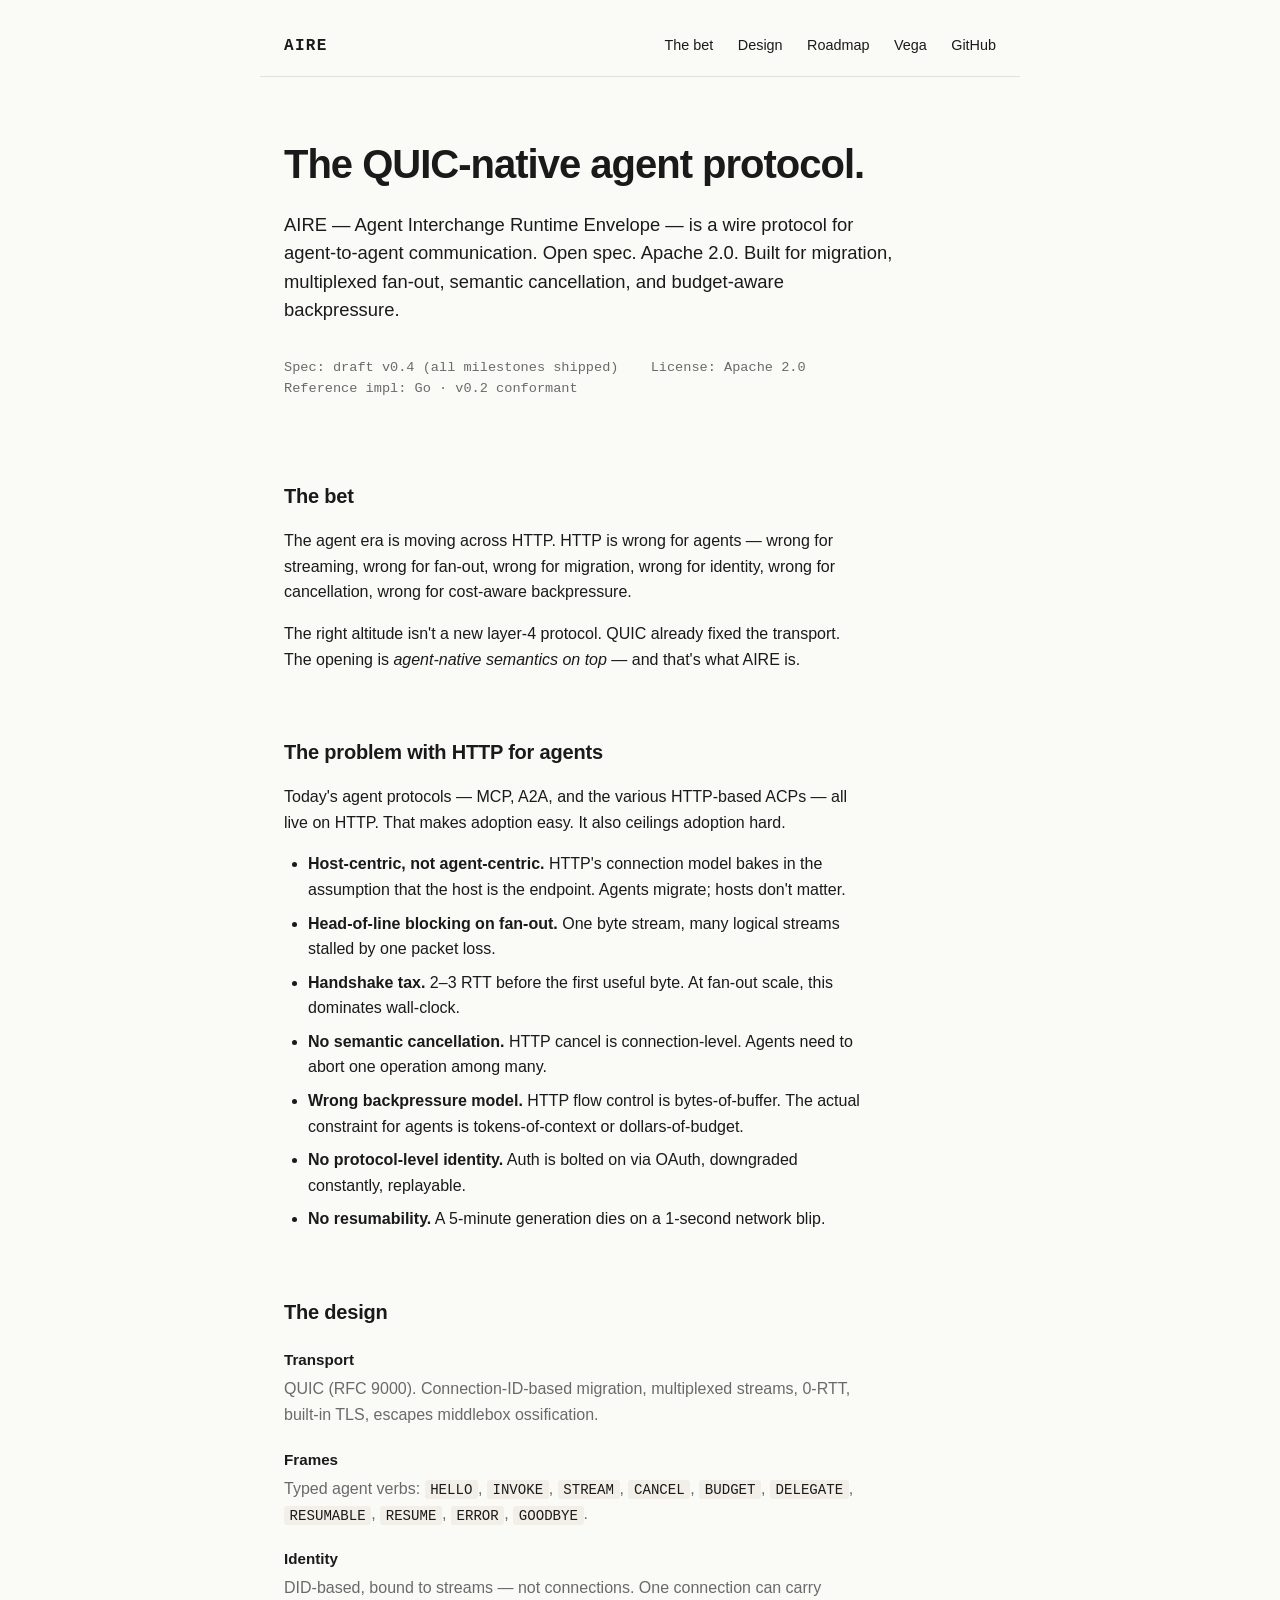
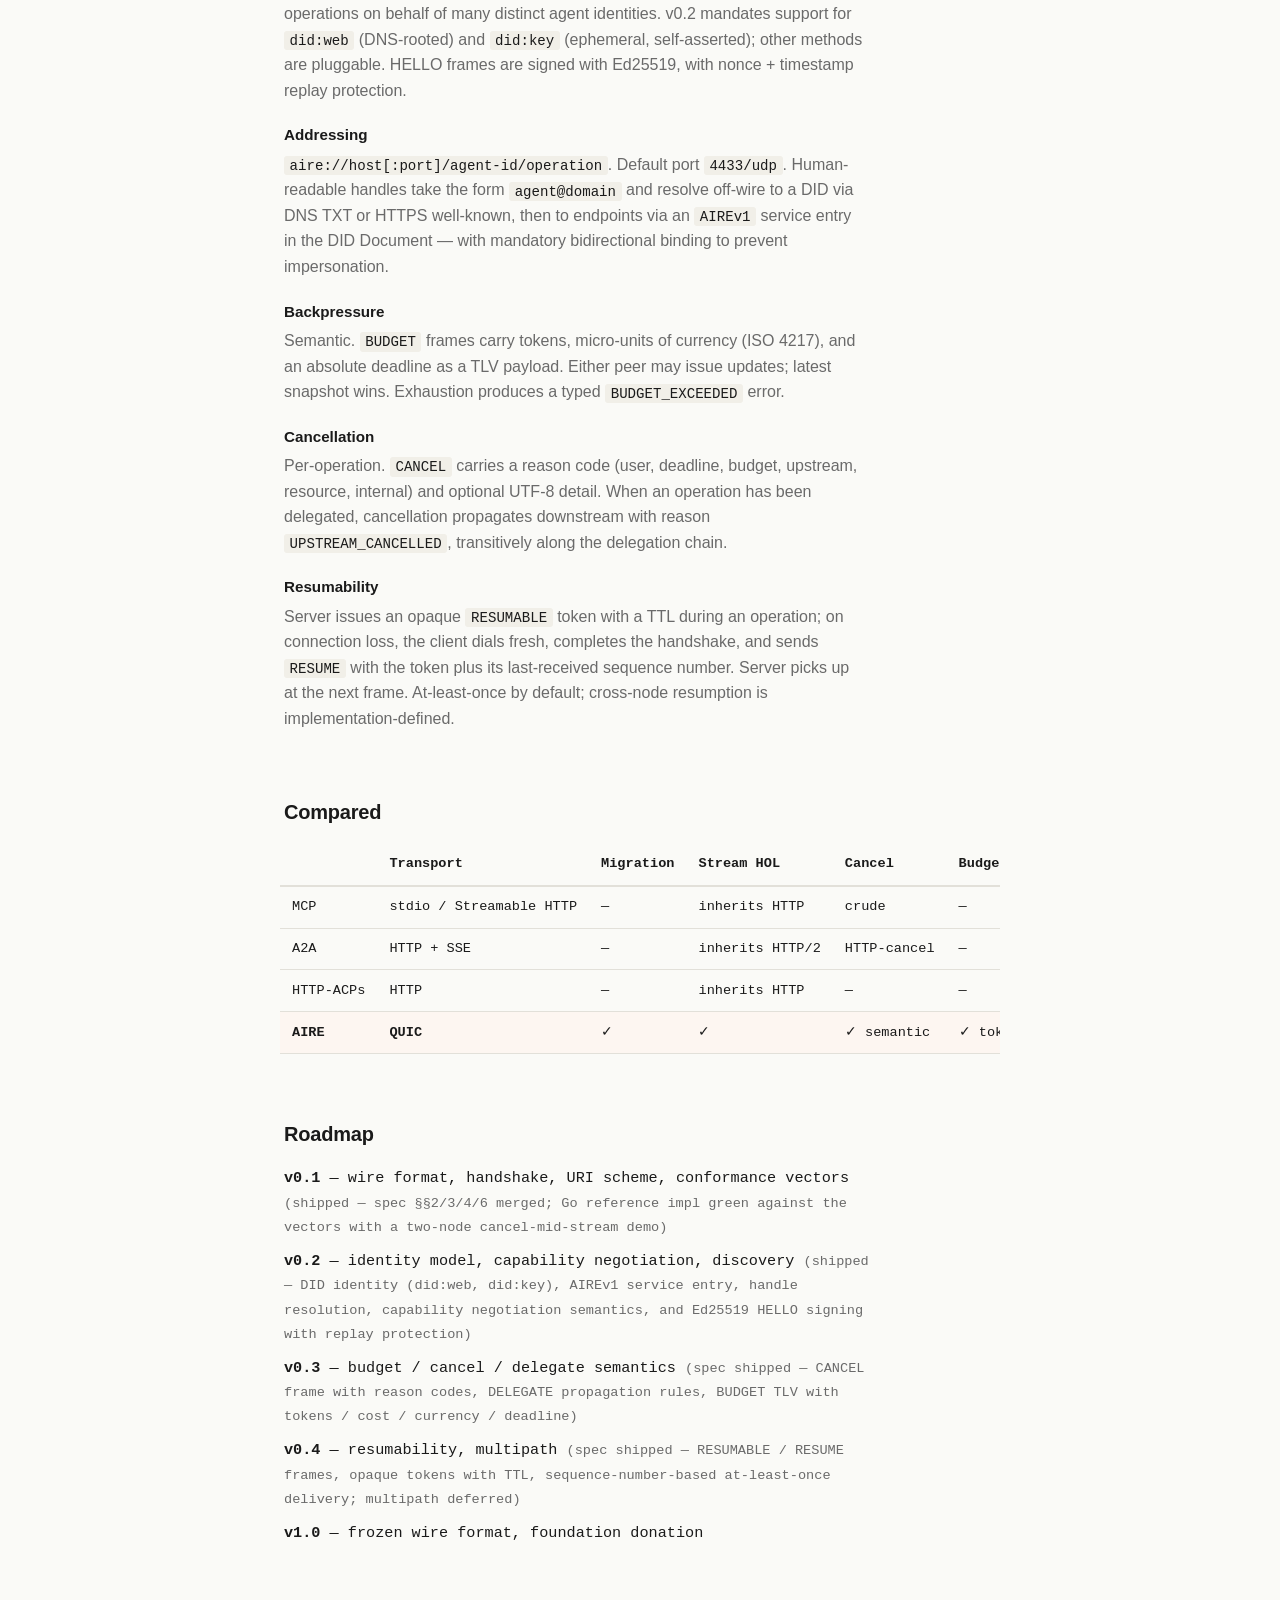
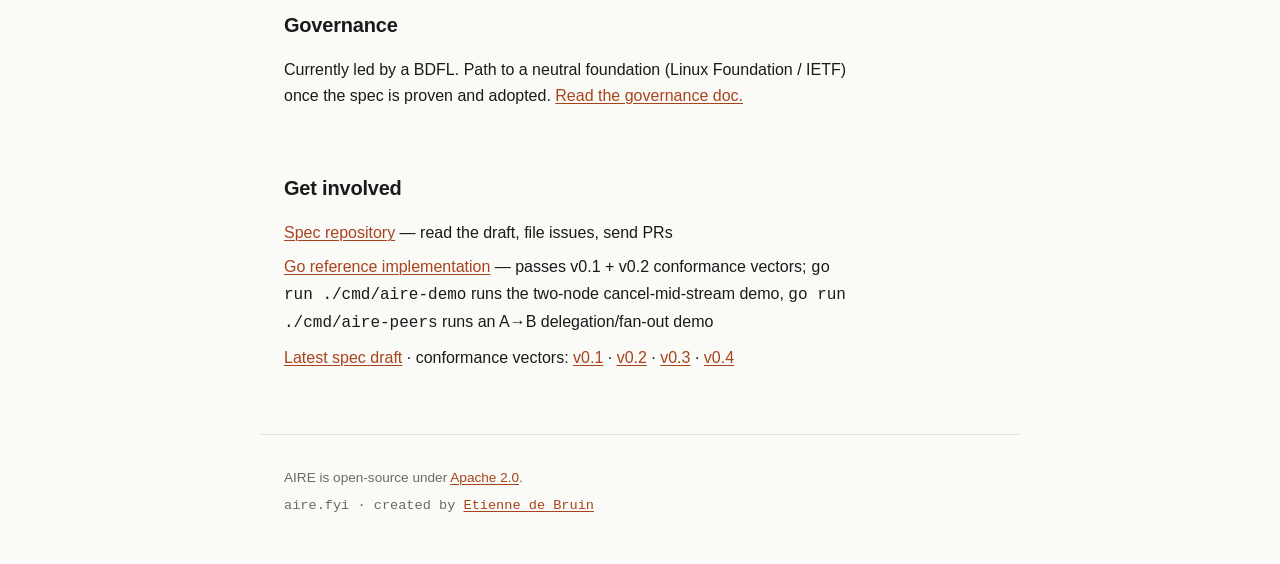
<file: index.html>
<!doctype html>
<html lang="en">
<head>
<meta charset="utf-8">
<meta name="viewport" content="width=device-width, initial-scale=1">
<title>AIRE — the QUIC-native agent protocol</title>
<meta name="description" content="AIRE (Agent Interchange Runtime Envelope) is a QUIC-native protocol for agent-to-agent communication. Open spec. Apache 2.0.">

<meta property="og:type" content="website">
<meta property="og:title" content="AIRE — the QUIC-native agent protocol">
<meta property="og:description" content="A wire protocol for agent-to-agent communication. DID-signed identity, semantic cancellation, token / cost / deadline backpressure, resumable operations, multiplexed fan-out without head-of-line blocking.">
<meta property="og:url" content="https://aire.fyi">
<meta name="twitter:card" content="summary_large_image">
<meta name="twitter:title" content="AIRE — the QUIC-native agent protocol">
<meta name="twitter:description" content="A wire protocol for agent-to-agent communication. DID-signed identity, semantic cancellation, token / cost / deadline backpressure, resumable operations, multiplexed fan-out without head-of-line blocking.">

<link rel="stylesheet" href="style.css">
</head>
<body>

<header>
  <div class="brand"><a href="/">AIRE</a></div>
  <nav>
    <a href="#bet">The bet</a>
    <a href="#design">Design</a>
    <a href="#roadmap">Roadmap</a>
    <a href="vega.html">Vega</a>
    <a href="https://github.com/aire-protocol">GitHub</a>
  </nav>
</header>

<main>

<section class="hero">
  <h1>The QUIC-native agent protocol.</h1>
  <p class="lede">AIRE — Agent Interchange Runtime Envelope — is a wire protocol for agent-to-agent communication. Open spec. Apache 2.0. Built for migration, multiplexed fan-out, semantic cancellation, and budget-aware backpressure.</p>
  <div class="meta">
    <span>Spec: draft v0.4 (all milestones shipped)</span>
    <span>License: Apache 2.0</span>
    <span>Reference impl: Go · v0.2 conformant</span>
  </div>
</section>

<section id="bet">
  <h2>The bet</h2>
  <p>The agent era is moving across HTTP. HTTP is wrong for agents — wrong for streaming, wrong for fan-out, wrong for migration, wrong for identity, wrong for cancellation, wrong for cost-aware backpressure.</p>
  <p>The right altitude isn't a new layer-4 protocol. QUIC already fixed the transport. The opening is <em>agent-native semantics on top</em> — and that's what AIRE is.</p>
</section>

<section id="problem">
  <h2>The problem with HTTP for agents</h2>
  <p>Today's agent protocols — MCP, A2A, and the various HTTP-based ACPs — all live on HTTP. That makes adoption easy. It also ceilings adoption hard.</p>
  <ul>
    <li><strong>Host-centric, not agent-centric.</strong> HTTP's connection model bakes in the assumption that the host is the endpoint. Agents migrate; hosts don't matter.</li>
    <li><strong>Head-of-line blocking on fan-out.</strong> One byte stream, many logical streams stalled by one packet loss.</li>
    <li><strong>Handshake tax.</strong> 2–3 RTT before the first useful byte. At fan-out scale, this dominates wall-clock.</li>
    <li><strong>No semantic cancellation.</strong> HTTP cancel is connection-level. Agents need to abort one operation among many.</li>
    <li><strong>Wrong backpressure model.</strong> HTTP flow control is bytes-of-buffer. The actual constraint for agents is tokens-of-context or dollars-of-budget.</li>
    <li><strong>No protocol-level identity.</strong> Auth is bolted on via OAuth, downgraded constantly, replayable.</li>
    <li><strong>No resumability.</strong> A 5-minute generation dies on a 1-second network blip.</li>
  </ul>
</section>

<section id="design">
  <h2>The design</h2>
  <dl class="design">
    <dt>Transport</dt>
    <dd>QUIC (RFC 9000). Connection-ID-based migration, multiplexed streams, 0-RTT, built-in TLS, escapes middlebox ossification.</dd>

    <dt>Frames</dt>
    <dd>Typed agent verbs: <code>HELLO</code>, <code>INVOKE</code>, <code>STREAM</code>, <code>CANCEL</code>, <code>BUDGET</code>, <code>DELEGATE</code>, <code>RESUMABLE</code>, <code>RESUME</code>, <code>ERROR</code>, <code>GOODBYE</code>.</dd>

    <dt>Identity</dt>
    <dd>DID-based, bound to streams — not connections. One connection can carry operations on behalf of many distinct agent identities. v0.2 mandates support for <code>did:web</code> (DNS-rooted) and <code>did:key</code> (ephemeral, self-asserted); other methods are pluggable. HELLO frames are signed with Ed25519, with nonce + timestamp replay protection.</dd>

    <dt>Addressing</dt>
    <dd><code>aire://host[:port]/agent-id/operation</code>. Default port <code>4433/udp</code>. Human-readable handles take the form <code>agent@domain</code> and resolve off-wire to a DID via DNS TXT or HTTPS well-known, then to endpoints via an <code>AIREv1</code> service entry in the DID Document — with mandatory bidirectional binding to prevent impersonation.</dd>

    <dt>Backpressure</dt>
    <dd>Semantic. <code>BUDGET</code> frames carry tokens, micro-units of currency (ISO 4217), and an absolute deadline as a TLV payload. Either peer may issue updates; latest snapshot wins. Exhaustion produces a typed <code>BUDGET_EXCEEDED</code> error.</dd>

    <dt>Cancellation</dt>
    <dd>Per-operation. <code>CANCEL</code> carries a reason code (user, deadline, budget, upstream, resource, internal) and optional UTF-8 detail. When an operation has been delegated, cancellation propagates downstream with reason <code>UPSTREAM_CANCELLED</code>, transitively along the delegation chain.</dd>

    <dt>Resumability</dt>
    <dd>Server issues an opaque <code>RESUMABLE</code> token with a TTL during an operation; on connection loss, the client dials fresh, completes the handshake, and sends <code>RESUME</code> with the token plus its last-received sequence number. Server picks up at the next frame. At-least-once by default; cross-node resumption is implementation-defined.</dd>
  </dl>
</section>

<section id="compared">
  <h2>Compared</h2>
  <div class="table-wrap">
  <table>
    <thead>
      <tr>
        <th></th>
        <th>Transport</th>
        <th>Migration</th>
        <th>Stream HOL</th>
        <th>Cancel</th>
        <th>Budget BP</th>
        <th>Identity</th>
      </tr>
    </thead>
    <tbody>
      <tr><td>MCP</td><td>stdio / Streamable HTTP</td><td>—</td><td>inherits HTTP</td><td>crude</td><td>—</td><td>OAuth (bolted)</td></tr>
      <tr><td>A2A</td><td>HTTP + SSE</td><td>—</td><td>inherits HTTP/2</td><td>HTTP-cancel</td><td>—</td><td>OAuth (bolted)</td></tr>
      <tr><td>HTTP-ACPs</td><td>HTTP</td><td>—</td><td>inherits HTTP</td><td>—</td><td>—</td><td>bolted</td></tr>
      <tr class="highlight"><td><strong>AIRE</strong></td><td><strong>QUIC</strong></td><td>✓</td><td>✓</td><td>✓ semantic</td><td>✓ tokens + $</td><td>✓ DID per stream</td></tr>
    </tbody>
  </table>
  </div>
</section>

<section id="roadmap">
  <h2>Roadmap</h2>
  <ol class="roadmap">
    <li><strong>v0.1</strong> — wire format, handshake, URI scheme, conformance vectors <em>(shipped — spec §§2/3/4/6 merged; Go reference impl green against the vectors with a two-node cancel-mid-stream demo)</em></li>
    <li><strong>v0.2</strong> — identity model, capability negotiation, discovery <em>(shipped — DID identity (did:web, did:key), AIREv1 service entry, handle resolution, capability negotiation semantics, and Ed25519 HELLO signing with replay protection)</em></li>
    <li><strong>v0.3</strong> — budget / cancel / delegate semantics <em>(spec shipped — CANCEL frame with reason codes, DELEGATE propagation rules, BUDGET TLV with tokens / cost / currency / deadline)</em></li>
    <li><strong>v0.4</strong> — resumability, multipath <em>(spec shipped — RESUMABLE / RESUME frames, opaque tokens with TTL, sequence-number-based at-least-once delivery; multipath deferred)</em></li>
    <li><strong>v1.0</strong> — frozen wire format, foundation donation</li>
  </ol>
</section>

<section id="governance">
  <h2>Governance</h2>
  <p>Currently led by a BDFL. Path to a neutral foundation (Linux Foundation / IETF) once the spec is proven and adopted. <a href="https://github.com/aire-protocol/aire-spec/blob/main/GOVERNANCE.md">Read the governance doc.</a></p>
</section>

<section id="get-involved">
  <h2>Get involved</h2>
  <ul class="links">
    <li><a href="https://github.com/aire-protocol/aire-spec">Spec repository</a> — read the draft, file issues, send PRs</li>
    <li><a href="https://github.com/aire-protocol/aire-go">Go reference implementation</a> — passes v0.1 + v0.2 conformance vectors; <code>go run ./cmd/aire-demo</code> runs the two-node cancel-mid-stream demo, <code>go run ./cmd/aire-peers</code> runs an A→B delegation/fan-out demo</li>
    <li><a href="https://github.com/aire-protocol/aire-spec/blob/main/SPEC.md">Latest spec draft</a> · conformance vectors: <a href="https://github.com/aire-protocol/aire-spec/blob/main/vectors/v0.1.json">v0.1</a> · <a href="https://github.com/aire-protocol/aire-spec/blob/main/vectors/v0.2.json">v0.2</a> · <a href="https://github.com/aire-protocol/aire-spec/blob/main/vectors/v0.3.json">v0.3</a> · <a href="https://github.com/aire-protocol/aire-spec/blob/main/vectors/v0.4.json">v0.4</a></li>
  </ul>
</section>

</main>

<footer>
  <p>AIRE is open-source under <a href="https://github.com/aire-protocol/aire-spec/blob/main/LICENSE">Apache 2.0</a>.</p>
  <p class="dim">aire.fyi · created by <a href="https://github.com/etdebruin">Etienne de Bruin</a></p>
</footer>

</body>
</html>
</file>
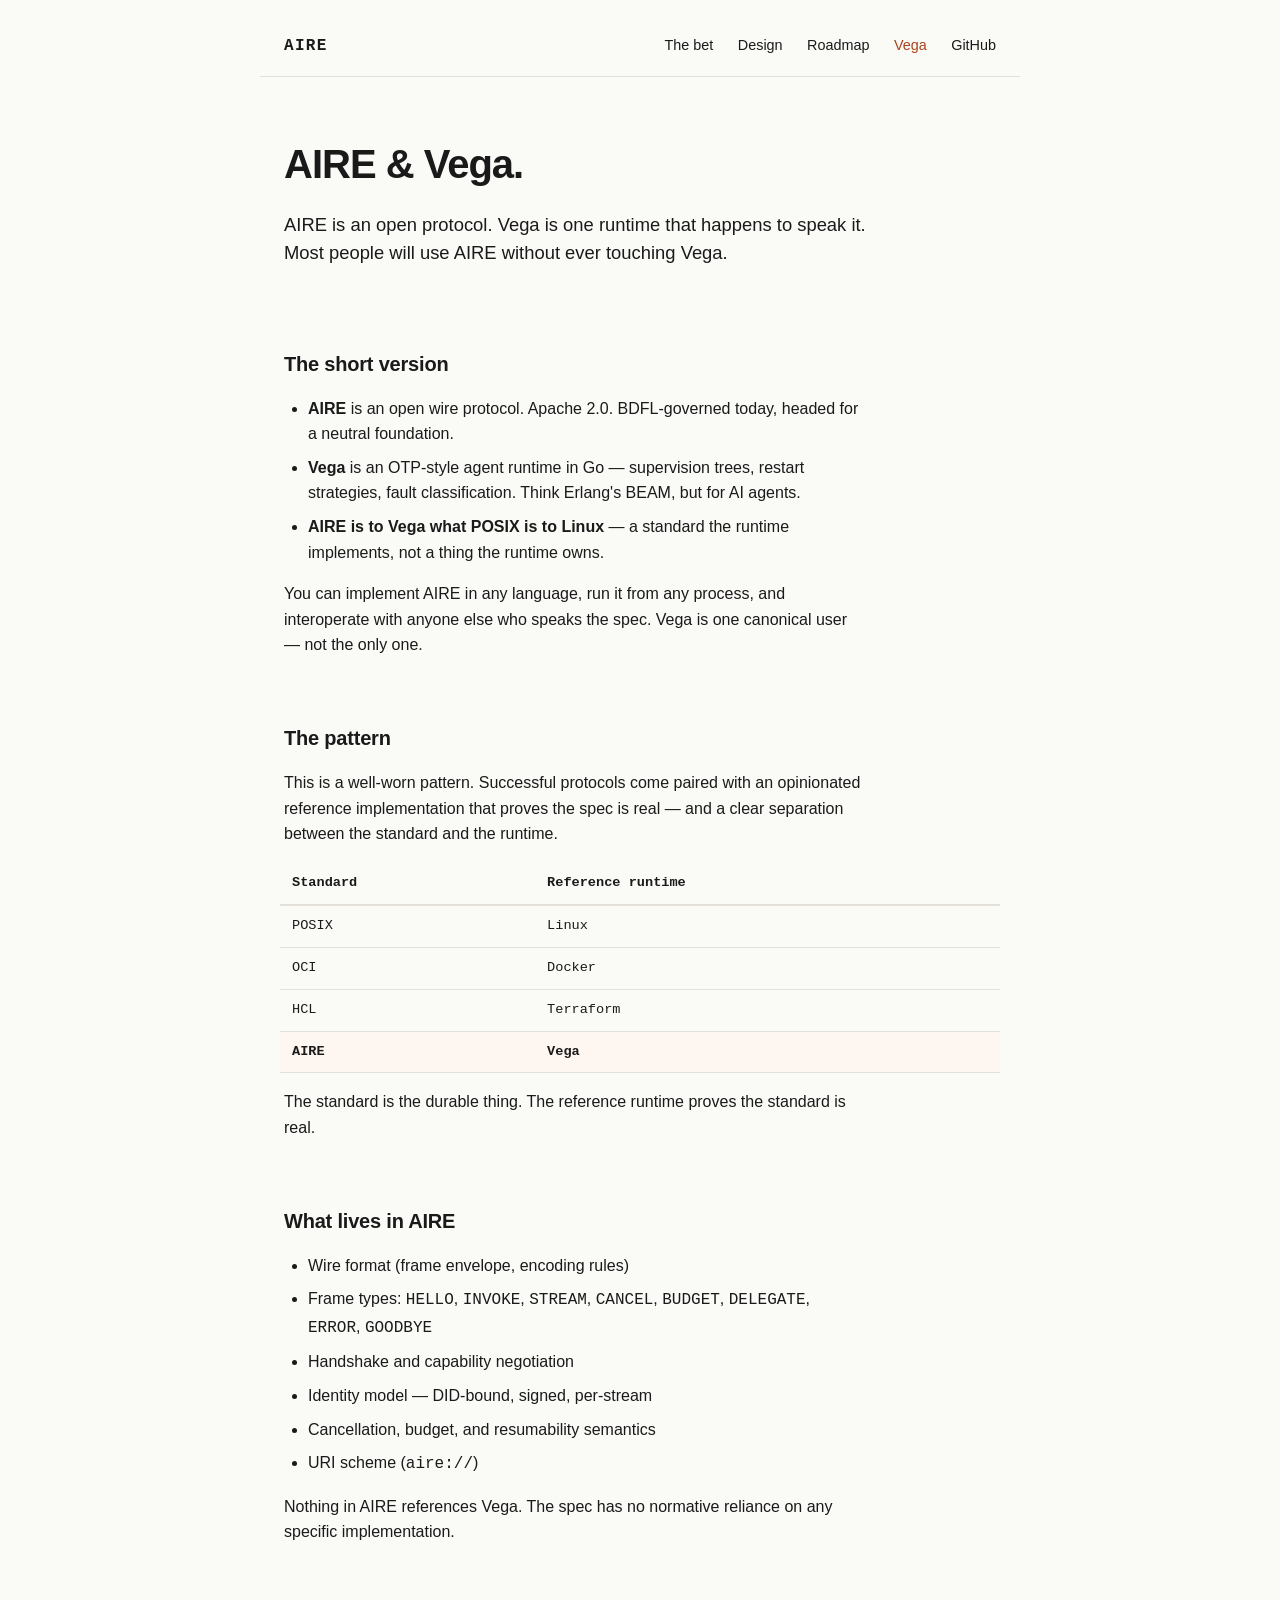
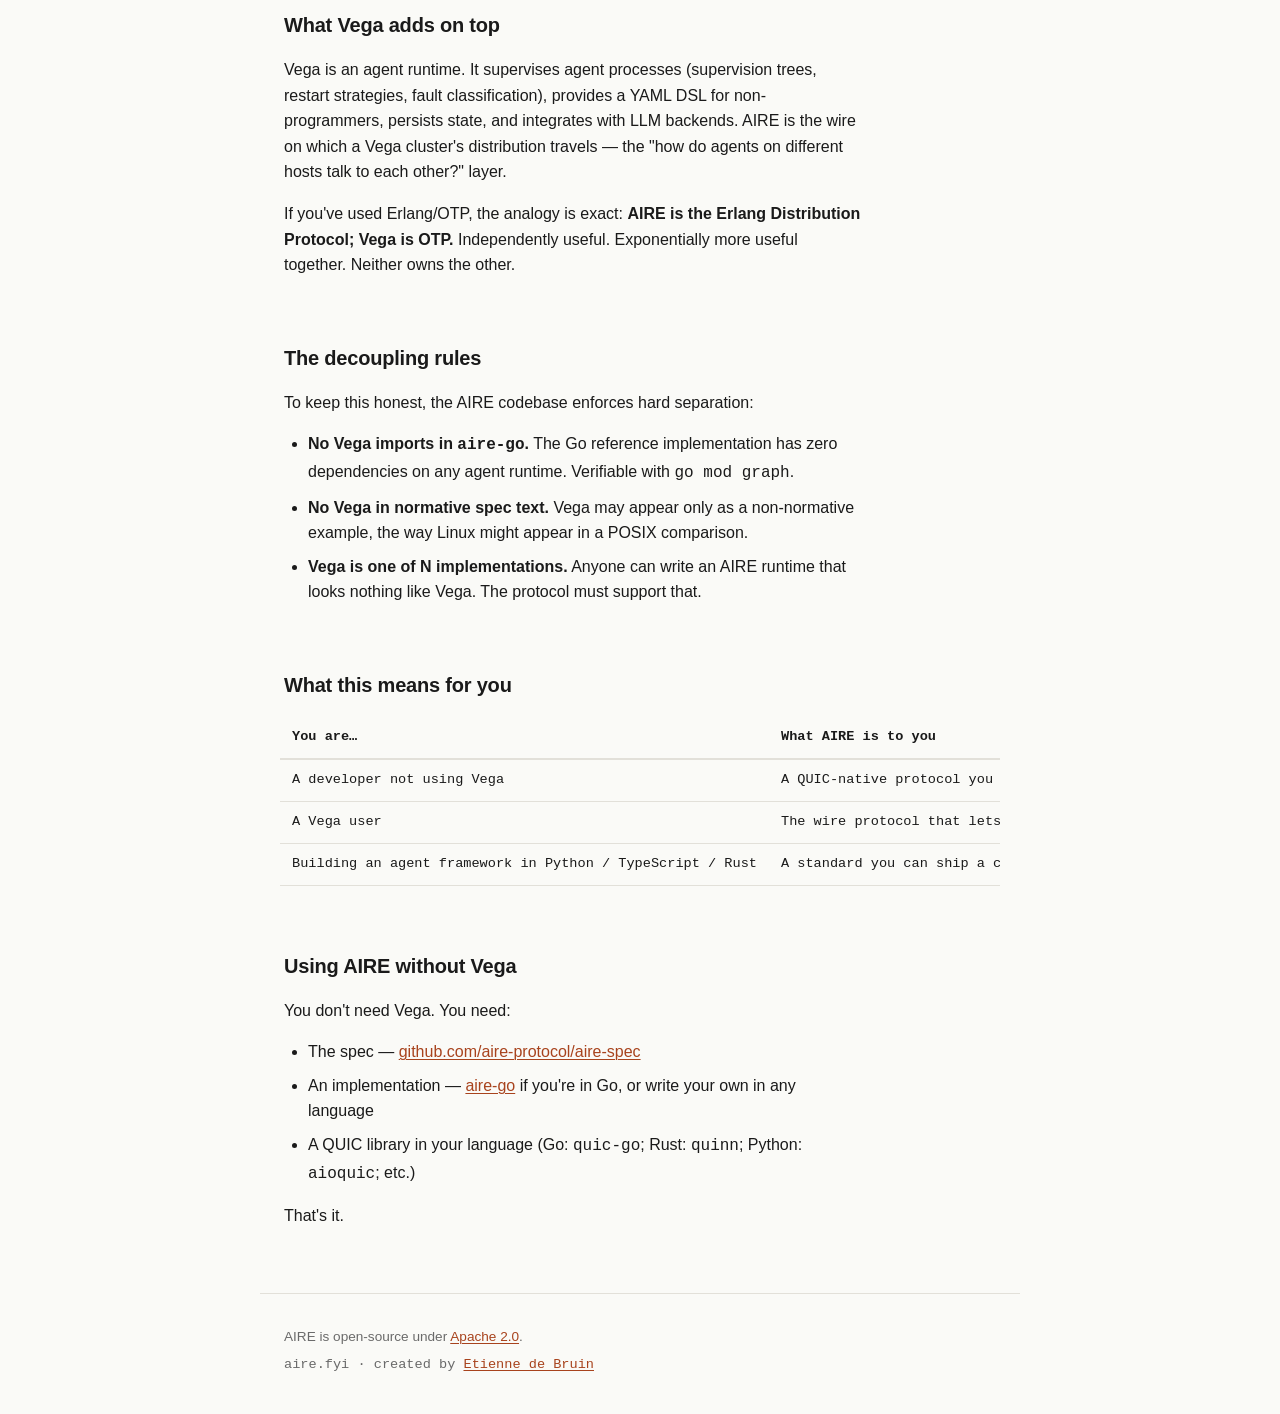
<file: vega.html>
<!doctype html>
<html lang="en">
<head>
<meta charset="utf-8">
<meta name="viewport" content="width=device-width, initial-scale=1">
<title>AIRE &amp; Vega — relationship</title>
<meta name="description" content="AIRE is an open protocol. Vega is one runtime that happens to speak it. The relationship, the decoupling rules, and what it means for you.">

<meta property="og:type" content="website">
<meta property="og:title" content="AIRE &amp; Vega">
<meta property="og:description" content="AIRE is an open protocol. Vega is one runtime that happens to speak it. The relationship explained.">
<meta property="og:url" content="https://aire.fyi/vega">
<meta name="twitter:card" content="summary">
<meta name="twitter:title" content="AIRE &amp; Vega">
<meta name="twitter:description" content="AIRE is an open protocol. Vega is one runtime that happens to speak it.">

<link rel="stylesheet" href="style.css">
</head>
<body>

<header>
  <div class="brand"><a href="/">AIRE</a></div>
  <nav>
    <a href="/#bet">The bet</a>
    <a href="/#design">Design</a>
    <a href="/#roadmap">Roadmap</a>
    <a href="vega.html" aria-current="page">Vega</a>
    <a href="https://github.com/aire-protocol">GitHub</a>
  </nav>
</header>

<main>

<section class="hero">
  <h1>AIRE &amp; Vega.</h1>
  <p class="lede">AIRE is an open protocol. Vega is one runtime that happens to speak it. Most people will use AIRE without ever touching Vega.</p>
</section>

<section>
  <h2>The short version</h2>
  <ul>
    <li><strong>AIRE</strong> is an open wire protocol. Apache 2.0. BDFL-governed today, headed for a neutral foundation.</li>
    <li><strong>Vega</strong> is an OTP-style agent runtime in Go — supervision trees, restart strategies, fault classification. Think Erlang's BEAM, but for AI agents.</li>
    <li><strong>AIRE is to Vega what POSIX is to Linux</strong> — a standard the runtime implements, not a thing the runtime owns.</li>
  </ul>
  <p>You can implement AIRE in any language, run it from any process, and interoperate with anyone else who speaks the spec. Vega is one canonical user — not the only one.</p>
</section>

<section>
  <h2>The pattern</h2>
  <p>This is a well-worn pattern. Successful protocols come paired with an opinionated reference implementation that proves the spec is real — and a clear separation between the standard and the runtime.</p>
  <div class="table-wrap">
  <table>
    <thead>
      <tr><th>Standard</th><th>Reference runtime</th></tr>
    </thead>
    <tbody>
      <tr><td>POSIX</td><td>Linux</td></tr>
      <tr><td>OCI</td><td>Docker</td></tr>
      <tr><td>HCL</td><td>Terraform</td></tr>
      <tr class="highlight"><td><strong>AIRE</strong></td><td><strong>Vega</strong></td></tr>
    </tbody>
  </table>
  </div>
  <p>The standard is the durable thing. The reference runtime proves the standard is real.</p>
</section>

<section>
  <h2>What lives in AIRE</h2>
  <ul>
    <li>Wire format (frame envelope, encoding rules)</li>
    <li>Frame types: <code>HELLO</code>, <code>INVOKE</code>, <code>STREAM</code>, <code>CANCEL</code>, <code>BUDGET</code>, <code>DELEGATE</code>, <code>ERROR</code>, <code>GOODBYE</code></li>
    <li>Handshake and capability negotiation</li>
    <li>Identity model — DID-bound, signed, per-stream</li>
    <li>Cancellation, budget, and resumability semantics</li>
    <li>URI scheme (<code>aire://</code>)</li>
  </ul>
  <p>Nothing in AIRE references Vega. The spec has no normative reliance on any specific implementation.</p>
</section>

<section>
  <h2>What Vega adds on top</h2>
  <p>Vega is an agent runtime. It supervises agent processes (supervision trees, restart strategies, fault classification), provides a YAML DSL for non-programmers, persists state, and integrates with LLM backends. AIRE is the wire on which a Vega cluster's distribution travels — the "how do agents on different hosts talk to each other?" layer.</p>
  <p>If you've used Erlang/OTP, the analogy is exact: <strong>AIRE is the Erlang Distribution Protocol; Vega is OTP.</strong> Independently useful. Exponentially more useful together. Neither owns the other.</p>
</section>

<section>
  <h2>The decoupling rules</h2>
  <p>To keep this honest, the AIRE codebase enforces hard separation:</p>
  <ul>
    <li><strong>No Vega imports in <code>aire-go</code>.</strong> The Go reference implementation has zero dependencies on any agent runtime. Verifiable with <code>go mod graph</code>.</li>
    <li><strong>No Vega in normative spec text.</strong> Vega may appear only as a non-normative example, the way Linux might appear in a POSIX comparison.</li>
    <li><strong>Vega is one of N implementations.</strong> Anyone can write an AIRE runtime that looks nothing like Vega. The protocol must support that.</li>
  </ul>
</section>

<section>
  <h2>What this means for you</h2>
  <div class="table-wrap">
  <table>
    <thead>
      <tr><th>You are…</th><th>What AIRE is to you</th></tr>
    </thead>
    <tbody>
      <tr><td>A developer not using Vega</td><td>A QUIC-native protocol you can implement against the spec</td></tr>
      <tr><td>A Vega user</td><td>The wire protocol that lets Vega processes on different hosts talk to each other</td></tr>
      <tr><td>Building an agent framework in Python / TypeScript / Rust</td><td>A standard you can ship a client for; <code>aire-go</code> is a reference, not a constraint</td></tr>
    </tbody>
  </table>
  </div>
</section>

<section>
  <h2>Using AIRE without Vega</h2>
  <p>You don't need Vega. You need:</p>
  <ul>
    <li>The spec — <a href="https://github.com/aire-protocol/aire-spec">github.com/aire-protocol/aire-spec</a></li>
    <li>An implementation — <a href="https://github.com/aire-protocol/aire-go">aire-go</a> if you're in Go, or write your own in any language</li>
    <li>A QUIC library in your language (Go: <code>quic-go</code>; Rust: <code>quinn</code>; Python: <code>aioquic</code>; etc.)</li>
  </ul>
  <p>That's it.</p>
</section>

</main>

<footer>
  <p>AIRE is open-source under <a href="https://github.com/aire-protocol/aire-spec/blob/main/LICENSE">Apache 2.0</a>.</p>
  <p class="dim">aire.fyi · created by <a href="https://github.com/etdebruin">Etienne de Bruin</a></p>
</footer>

</body>
</html>
</file>
<file: style.css>
:root {
  --bg: #fafaf7;
  --fg: #1a1a1a;
  --dim: #6a6a6a;
  --accent: #a8431d;
  --rule: #e2e0d9;
  --code-bg: #f1efe8;
  --highlight-bg: #fdf6f1;
}

* { box-sizing: border-box; }

html { font-size: 16px; }

body {
  margin: 0;
  background: var(--bg);
  color: var(--fg);
  font-family: -apple-system, BlinkMacSystemFont, "Segoe UI", "Helvetica Neue", Arial, sans-serif;
  font-size: 1rem;
  line-height: 1.6;
  -webkit-font-smoothing: antialiased;
  -moz-osx-font-smoothing: grayscale;
}

code, pre, .mono {
  font-family: ui-monospace, "SF Mono", "JetBrains Mono", Menlo, Consolas, monospace;
}

header {
  max-width: 760px;
  margin: 0 auto;
  padding: 2rem 1.5rem 1rem;
  display: flex;
  justify-content: space-between;
  align-items: baseline;
  border-bottom: 1px solid var(--rule);
}

.brand {
  font-weight: 700;
  letter-spacing: 0.08em;
  font-size: 1rem;
  font-family: ui-monospace, "SF Mono", Menlo, Consolas, monospace;
}

.brand a {
  color: inherit;
  text-decoration: none;
}

.brand a:hover {
  color: var(--accent);
}

nav a[aria-current="page"] {
  color: var(--accent);
}

nav a {
  margin-left: 1.25rem;
  color: var(--fg);
  text-decoration: none;
  font-size: 0.9rem;
}

nav a:hover {
  color: var(--accent);
  text-decoration: underline;
}

main {
  max-width: 760px;
  margin: 0 auto;
  padding: 0 1.5rem;
}

section {
  margin: 4rem 0;
}

.hero {
  margin: 4rem 0 5rem;
}

.hero h1 {
  font-size: 2.5rem;
  font-weight: 700;
  letter-spacing: -0.025em;
  line-height: 1.15;
  margin: 0 0 1.5rem;
}

.lede {
  font-size: 1.15rem;
  line-height: 1.55;
  color: var(--fg);
  margin: 0 0 2rem;
  max-width: 60ch;
}

.meta {
  font-family: ui-monospace, "SF Mono", Menlo, Consolas, monospace;
  font-size: 0.85rem;
  color: var(--dim);
}

.meta span {
  margin-right: 1.5rem;
  display: inline-block;
}

h2 {
  font-size: 1.25rem;
  font-weight: 700;
  margin: 0 0 1rem;
  letter-spacing: -0.01em;
}

p {
  margin: 0 0 1rem;
  max-width: 65ch;
}

a {
  color: var(--accent);
  text-decoration: underline;
  text-decoration-thickness: 1px;
  text-underline-offset: 2px;
}

a:hover {
  text-decoration-thickness: 2px;
}

ul, ol {
  margin: 0 0 1rem;
  padding-left: 1.5rem;
  max-width: 65ch;
}

li {
  margin-bottom: 0.5rem;
}

.design {
  margin: 0;
}

.design dt {
  font-weight: 600;
  margin-top: 1.25rem;
  font-size: 0.95rem;
}

.design dd {
  margin: 0.25rem 0 0 0;
  color: var(--dim);
  max-width: 65ch;
}

.design dd code {
  background: var(--code-bg);
  padding: 0.1rem 0.35rem;
  border-radius: 3px;
  font-size: 0.88rem;
  color: var(--fg);
}

.table-wrap {
  overflow-x: auto;
  margin: 1rem -0.25rem;
}

table {
  width: 100%;
  border-collapse: collapse;
  font-size: 0.85rem;
  font-family: ui-monospace, "SF Mono", Menlo, Consolas, monospace;
}

th, td {
  text-align: left;
  padding: 0.6rem 0.75rem;
  border-bottom: 1px solid var(--rule);
  white-space: nowrap;
}

th {
  font-weight: 600;
  border-bottom: 2px solid var(--rule);
}

tr.highlight td {
  background: var(--highlight-bg);
}

.roadmap {
  list-style: none;
  padding-left: 0;
  font-family: ui-monospace, "SF Mono", Menlo, Consolas, monospace;
  font-size: 0.95rem;
}

.roadmap li {
  margin-bottom: 0.6rem;
}

.roadmap em {
  color: var(--dim);
  font-style: normal;
  font-size: 0.85rem;
}

.links {
  list-style: none;
  padding-left: 0;
}

footer {
  max-width: 760px;
  margin: 4rem auto 2rem;
  padding: 2rem 1.5rem 1rem;
  border-top: 1px solid var(--rule);
  font-size: 0.85rem;
  color: var(--dim);
}

footer p {
  margin: 0 0 0.4rem;
}

.dim {
  color: var(--dim);
  font-family: ui-monospace, "SF Mono", Menlo, Consolas, monospace;
}

@media (max-width: 600px) {
  .hero h1 { font-size: 1.85rem; }
  .lede { font-size: 1.05rem; }
  header {
    flex-direction: column;
    align-items: flex-start;
    gap: 0.75rem;
  }
  nav a { margin-left: 0; margin-right: 1.25rem; }
  .meta span { display: block; margin-bottom: 0.25rem; }
  table { font-size: 0.8rem; }
  th, td { padding: 0.4rem 0.5rem; }
}
</file>
